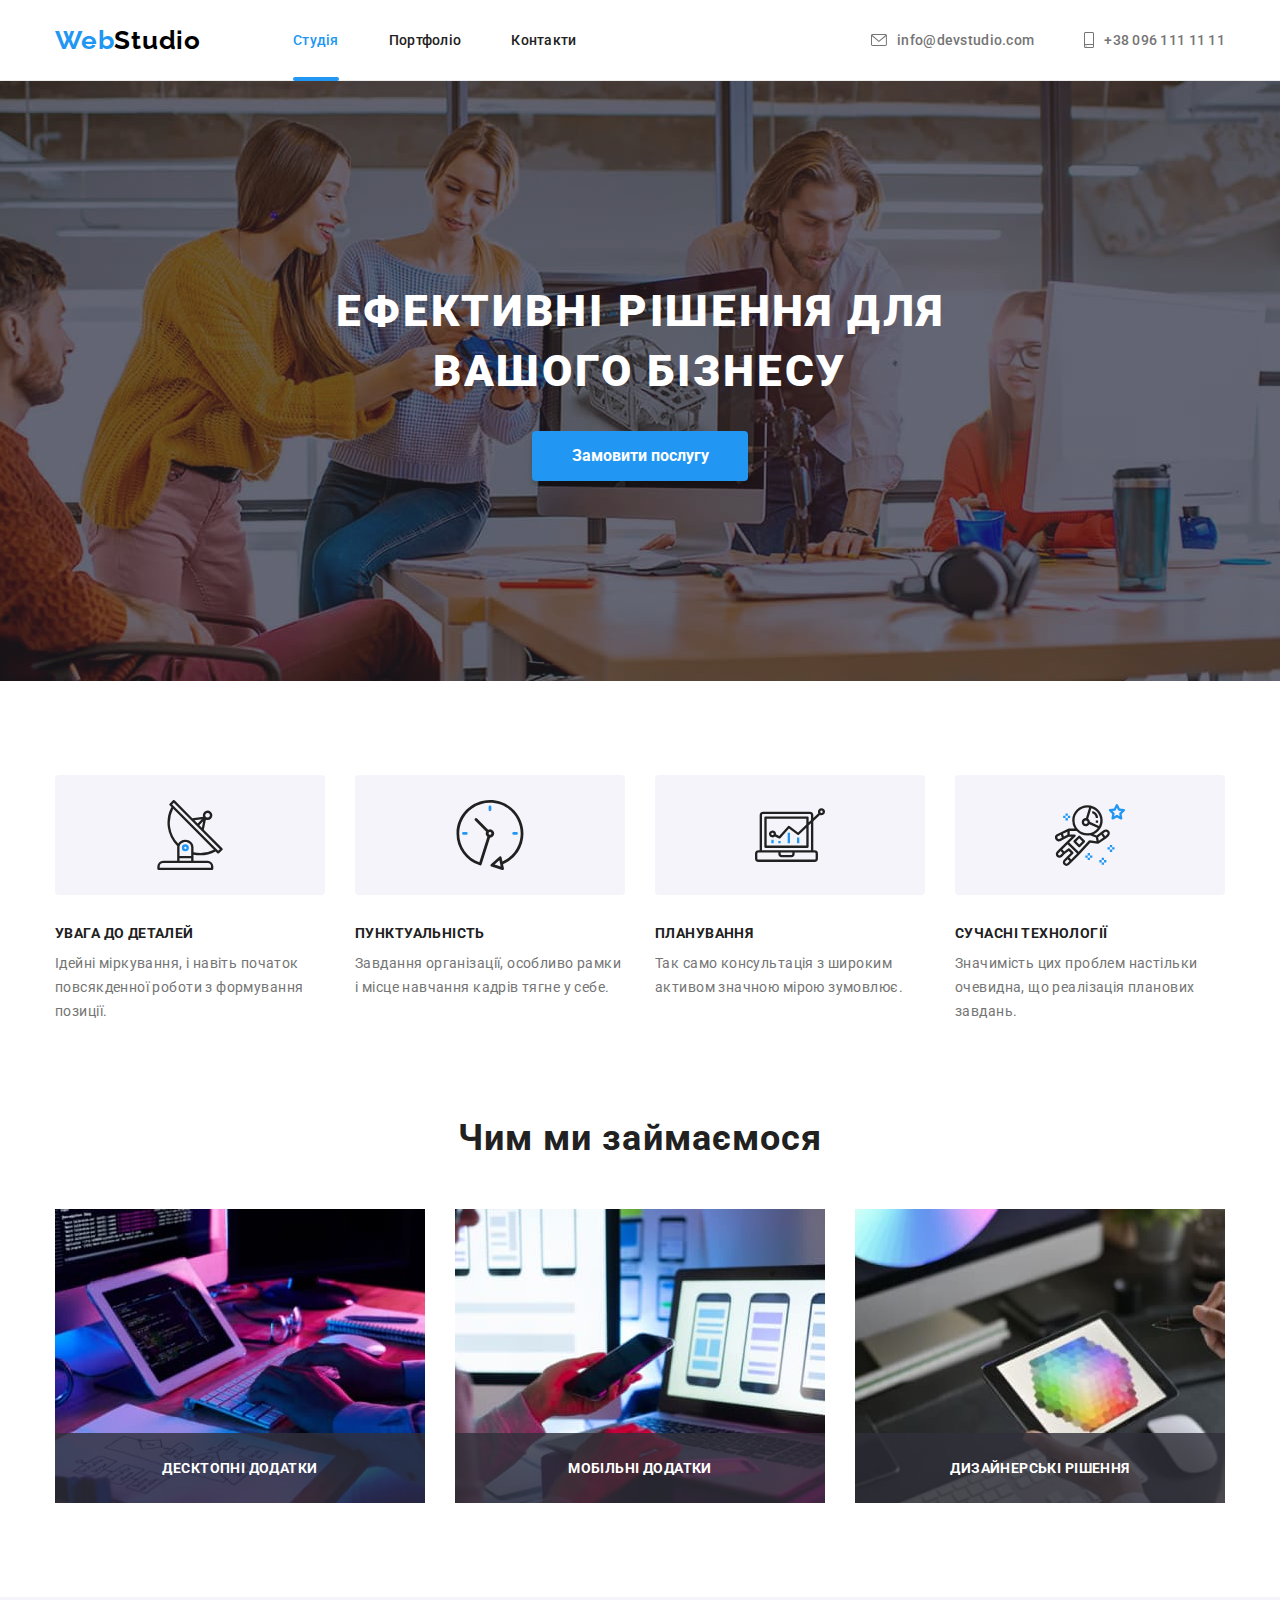
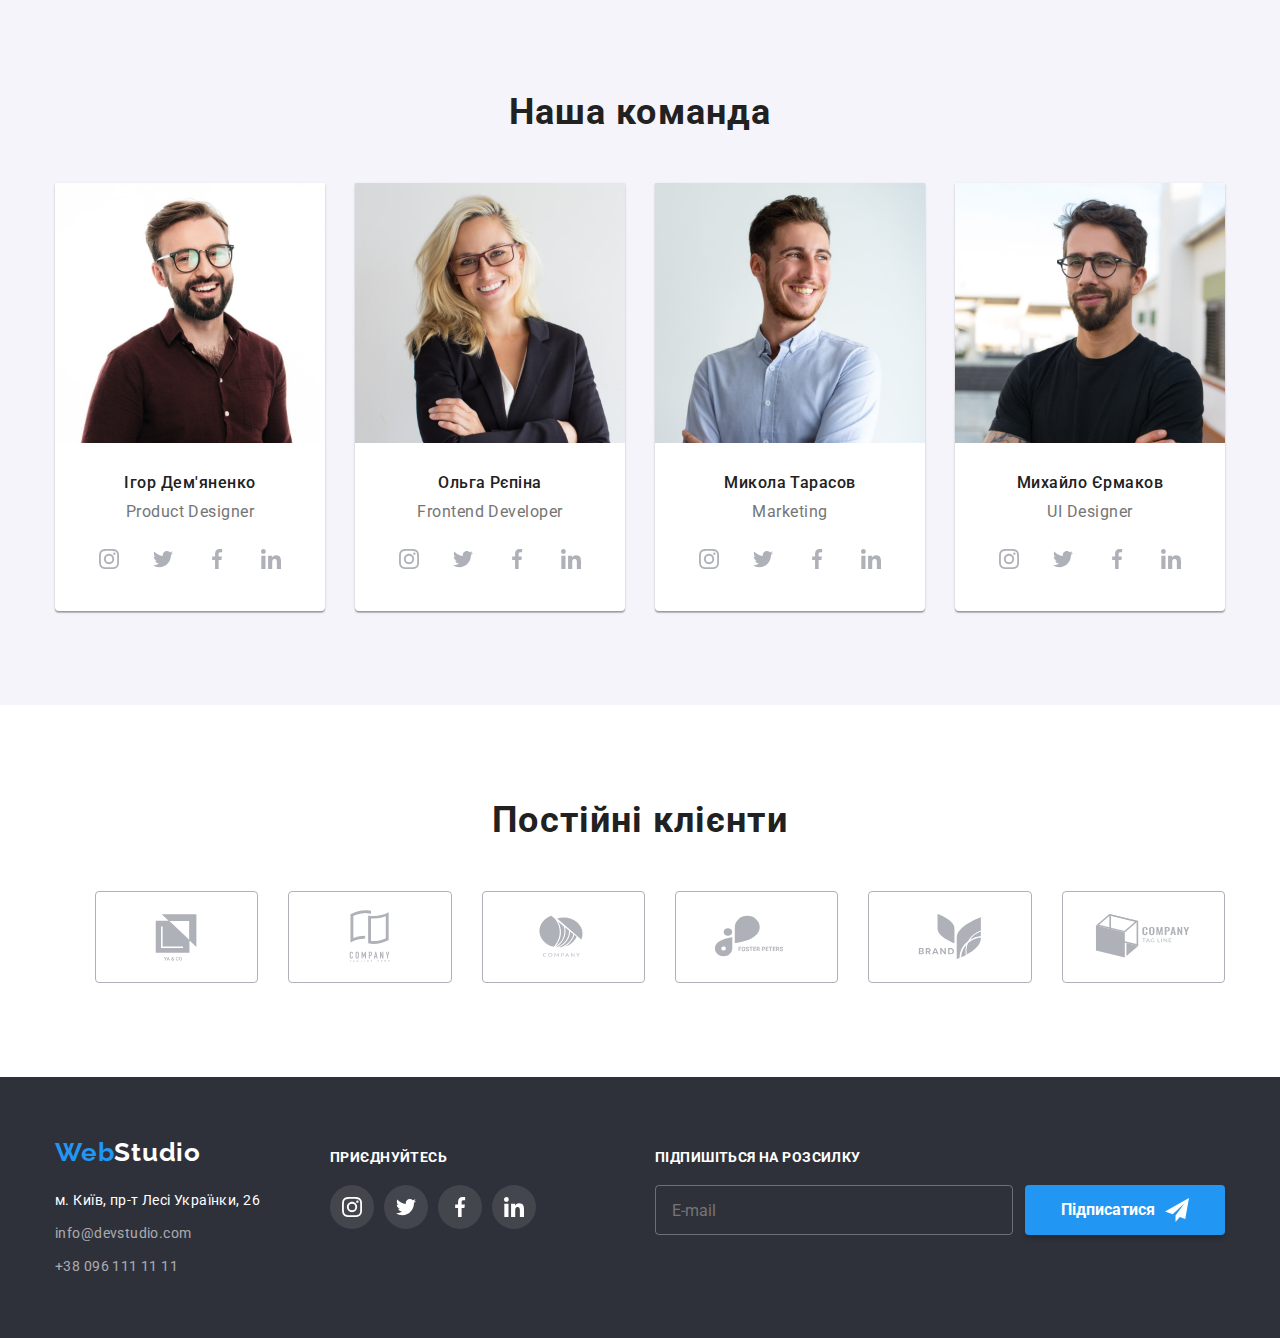
<file: index.html>
<!DOCTYPE html>
<html lang="uk">
  <head>
    <meta charset="UTF-8" />
    <meta http-equiv="X-UA-Compatible" content="IE=edge" />
    <meta name="viewport" content="width=device-width, initial-scale=1.0" />
    <link
      rel="stylesheet"
      href="https://cdnjs.cloudflare.com/ajax/libs/modern-normalize/1.1.0/modern-normalize.min.css
"
    />
    <link rel="stylesheet" href="./css/styles.css" />
    <link rel="preconnect" href="https://fonts.googleapis.com" />
    <link rel="preconnect" href="https://fonts.gstatic.com" crossorigin />
    <link
      href="https://fonts.googleapis.com/css2?family=Raleway:wght@700&family=Roboto:wght@400;500;700;900&display=swap"
      rel="stylesheet"
    />
    <title>Студія</title>
  </head>
  <body class="main">
    <!-- Шапка сайту -->
    <header class="header">
      <div class="container header-container">
        <nav class="nav">
          <a href="" class="logo"><span class="web">Web</span>Studio</a>
          <ul class="nav-list">
            <li class="nav-item">
              <a href="./index.html" class="nav-link current">Студія</a>
            </li>
            <li class="nav-item">
              <a href="./portfolio.html" class="nav-link">Портфоліо</a>
            </li>
            <li class="nav-item"><a href="" class="nav-link">Контакти</a></li>
          </ul>
        </nav>
        <ul class="header-list">
          <li class="header-item">
            <a href="mailto:info@devstudio.com" class="header-link"
              ><svg width="16px" height="12px" class="header-icon">
                <use href="./images/icons.svg#mail"></use></svg
              >info@devstudio.com</a
            >
          </li>
          <li class="header-item">
            <a href="tel:+380961111111" class="header-link"
              ><svg width="10px" height="16px" class="header-icon">
                <use href="./images/icons.svg#phone"></use></svg
              >+38 096 111 11 11</a
            >
          </li>
        </ul>
      </div>
    </header>
    <!-- Основний контент -->
    <main>
      <!--Вступне відео-->
      <section class="hero">
        <div class="container">
          <h1 class="hero-title">Ефективні рішення для вашого бізнесу</h1>
          <button type="button" class="hero-btn" data-modal-open>
            Замовити послугу
          </button>
        </div>
      </section>
      <!--Перелік гарних рис-->
      <section class="ideology section">
        <div class="container ideo-container">
          <h2 class="visually-hidden">Яка наша ідеологія</h2>
          <ul class="ideology-list">
            <li class="ideology-item">
              <div class="icon-container">
                <svg width="70" height="70" class="ideo-icon">
                  <use href="./images/icons.svg#antenna"></use>
                </svg>
              </div>
              <h3 class="caution">Увага до деталей</h3>
              <p class="ideology-text">
                Ідейні міркування, і навіть початок повсякденної роботи з
                формування позиції.
              </p>
            </li>
            <li class="ideology-item">
              <div class="icon-container">
                <svg width="70" height="70" class="ideo-icon">
                  <use href="./images/icons.svg#clock"></use>
                </svg>
              </div>
              <h3 class="caution">Пунктуальність</h3>
              <p class="ideology-text">
                Завдання організації, особливо рамки і місце навчання кадрів
                тягне у себе.
              </p>
            </li>
            <li class="ideology-item">
              <div class="icon-container">
                <svg width="70" height="70" class="ideo-icon">
                  <use href="./images/icons.svg#diagram"></use>
                </svg>
              </div>

              <h3 class="caution">Планування</h3>
              <p class="ideology-text">
                Так само консультація з широким активом значною мірою зумовлює.
              </p>
            </li>
            <li class="ideology-item">
              <div class="icon-container">
                <svg width="70" height="70" class="ideo-icon">
                  <use href="./images/icons.svg#astronaut"></use>
                </svg>
              </div>

              <h3 class="caution">Сучасні технології</h3>
              <p class="ideology-text">
                Значимість цих проблем настільки очевидна, що реалізація
                планових завдань.
              </p>
            </li>
          </ul>
        </div>
      </section>
      <!--Картинки чим займаємося-->
      <section class="images section">
        <div class="container images-container">
          <h2 class="title">Чим ми займаємося</h2>
          <ul class="images-list">
            <li class="images-item">
              <div class="thumb-images">
                <img
                  src="./images/box1.jpg"
                  alt="Верстка на комп'ютері"
                  width="370"
                  class="image"
                />
                <div class="images-overlay">
                  <p class="images-text">Десктопні додатки</p>
                </div>
              </div>
            </li>
            <li>
              <div class="thumb-images">
                <img
                  src="./images/box2.jpg"
                  alt="Мобільні додатки"
                  width="370"
                  class="image"
                />
                <div class="images-overlay">
                  <p class="images-text">Мобільні додатки</p>
                </div>
              </div>
            </li>
            <li>
              <div class="thumb-images">
                <img
                  src="./images/box3.jpg"
                  alt="Дизайнерські рішення"
                  width="370"
                  class="image"
                />
                <div class="images-overlay">
                  <p class="images-text">Дизайнерські рішення</p>
                </div>
              </div>
            </li>
          </ul>
        </div>
      </section>
      <!--Люди в команді-->
      <section class="team section">
        <div class="container team-container">
          <h2 class="title">Наша команда</h2>
          <ul class="team-list">
            <li class="team-item">
              <img
                src="./images/man1.jpg"
                alt=""
                width="270"
                height="260"
                class="team-img"
              />
              <div class="team-block">
                <h3 class="team-name">Ігор Дем'яненко</h3>
                <p class="team-text">Product Designer</p>
                <!-- ІКОНКИ -->
                <ul class="icon-list">
                  <li class="icon-item">
                    <a
                      href="https://www.instagram.com/"
                      rel="noreferrer nooppener nofollow"
                      target="_blank"
                      class="team-link"
                    >
                      <svg class="team-icon" width="20" height="20">
                        <use href="./images/icons.svg#instagram"></use>
                      </svg>
                    </a>
                  </li>
                  <li class="icon-item">
                    <a
                      href="https://twitter.com/?lang=ru"
                      rel="noreferrer nooppener nofollow"
                      target="_blank"
                      class="team-link"
                    >
                      <svg class="team-icon" width="20" height="20">
                        <use href="./images/icons.svg#twitter"></use>
                      </svg>
                    </a>
                  </li>
                  <li class="icon-item">
                    <a
                      href="https://m.facebook.com/login/?locale2=ru_RU"
                      rel="noreferrer nooppener nofollow"
                      target="_blank"
                      class="team-link"
                    >
                      <svg class="team-icon" width="20" height="20">
                        <use href="./images/icons.svg#facebook"></use>
                      </svg>
                    </a>
                  </li>
                  <li class="icon-item">
                    <a
                      href="https://ua.linkedin.com/"
                      rel="noreferrer nooppener nofollow"
                      target="_blank"
                      class="team-link"
                    >
                      <svg class="team-icon" width="20" height="20">
                        <use href="./images/icons.svg#linkedin"></use>
                      </svg>
                    </a>
                  </li>
                </ul>
              </div>
            </li>
            <li class="team-item">
              <img
                src="./images/women1.jpg"
                alt=""
                width="270"
                height="260"
                class="team-img"
              />
              <div class="team-block">
                <h3 class="team-name">Ольга Рєпіна</h3>
                <p class="team-text">Frontend Developer</p>
                <!-- ІКОНКИ -->
                <ul class="icon-list">
                  <li class="icon-item">
                    <a
                      href="https://www.instagram.com/"
                      rel="noreferrer nooppener nofollow"
                      target="_blank"
                      class="team-link"
                    >
                      <svg class="team-icon" width="20" height="20">
                        <use href="./images/icons.svg#instagram"></use>
                      </svg>
                    </a>
                  </li>
                  <li class="icon-item">
                    <a
                      href="https://twitter.com/?lang=ru"
                      rel="noreferrer nooppener nofollow"
                      target="_blank"
                      class="team-link"
                    >
                      <svg class="team-icon" width="20" height="20">
                        <use href="./images/icons.svg#twitter"></use>
                      </svg>
                    </a>
                  </li>
                  <li class="icon-item">
                    <a
                      href="https://m.facebook.com/login/?locale2=ru_RU"
                      rel="noreferrer nooppener nofollow"
                      target="_blank"
                      class="team-link"
                    >
                      <svg class="team-icon" width="20" height="20">
                        <use href="./images/icons.svg#facebook"></use>
                      </svg>
                    </a>
                  </li>
                  <li class="icon-item">
                    <a
                      href="https://ua.linkedin.com/"
                      rel="noreferrer nooppener nofollow"
                      target="_blank"
                      class="team-link"
                    >
                      <svg class="team-icon" width="20" height="20">
                        <use href="./images/icons.svg#linkedin"></use>
                      </svg>
                    </a>
                  </li>
                </ul>
              </div>
            </li>
            <li class="team-item">
              <img
                src="./images/man2.jpg"
                alt=""
                width="270"
                height="260"
                class="teamteam-img"
              />
              <div class="team-block">
                <h3 class="team-name">Микола Тарасов</h3>
                <p class="team-text">Marketing</p>
                <!-- ІКОНКИ -->
                <ul class="icon-list">
                  <li class="icon-item">
                    <a
                      href="https://www.instagram.com/"
                      rel="noreferrer nooppener nofollow"
                      target="_blank"
                      class="team-link"
                    >
                      <svg class="team-icon" width="20" height="20">
                        <use href="./images/icons.svg#instagram"></use>
                      </svg>
                    </a>
                  </li>
                  <li class="icon-item">
                    <a
                      href="https://twitter.com/?lang=ru"
                      rel="noreferrer nooppener nofollow"
                      target="_blank"
                      class="team-link"
                    >
                      <svg class="team-icon" width="20" height="20">
                        <use href="./images/icons.svg#twitter"></use>
                      </svg>
                    </a>
                  </li>
                  <li class="icon-item">
                    <a
                      href="https://m.facebook.com/login/?locale2=ru_RU"
                      rel="noreferrer nooppener nofollow"
                      target="_blank"
                      class="team-link"
                    >
                      <svg class="team-icon" width="20" height="20">
                        <use href="./images/icons.svg#facebook"></use>
                      </svg>
                    </a>
                  </li>
                  <li class="icon-item">
                    <a
                      href="https://ua.linkedin.com/"
                      rel="noreferrer nooppener nofollow"
                      target="_blank"
                      class="team-link"
                    >
                      <svg class="team-icon" width="20" height="20">
                        <use href="./images/icons.svg#linkedin"></use>
                      </svg>
                    </a>
                  </li>
                </ul>
              </div>
            </li>
            <li class="team-item">
              <img src="./images/man3.jpg" alt="" width="270" height="260" />
              <div class="team-block">
                <h3 class="team-name">Михайло Єрмаков</h3>
                <p class="team-text">UI Designer</p>
                <!-- ІКОНКИ -->
                <ul class="icon-list">
                  <li class="icon-item">
                    <a
                      href="https://www.instagram.com/"
                      rel="noreferrer nooppener nofollow"
                      target="_blank"
                      class="team-link"
                    >
                      <svg class="team-icon" width="20" height="20">
                        <use href="./images/icons.svg#instagram"></use>
                      </svg>
                    </a>
                  </li>
                  <li class="icon-item">
                    <a
                      href="https://twitter.com/?lang=ru"
                      rel="noreferrer nooppener nofollow"
                      target="_blank"
                      class="team-link"
                    >
                      <svg class="team-icon" width="20" height="20">
                        <use href="./images/icons.svg#twitter"></use>
                      </svg>
                    </a>
                  </li>
                  <li class="icon-item">
                    <a
                      href="https://m.facebook.com/login/?locale2=ru_RU"
                      rel="noreferrer nooppener nofollow"
                      target="_blank"
                      class="team-link"
                    >
                      <svg class="team-icon" width="20" height="20">
                        <use href="./images/icons.svg#facebook"></use>
                      </svg>
                    </a>
                  </li>
                  <li class="icon-item">
                    <a
                      href="https://ua.linkedin.com/"
                      rel="noreferrer nooppener nofollow"
                      target="_blank"
                      class="team-link"
                    >
                      <svg class="team-icon" width="20" height="20">
                        <use href="./images/icons.svg#linkedin"></use>
                      </svg>
                    </a>
                  </li>
                </ul>
              </div>
            </li>
          </ul>
        </div>
      </section>
      <!-- Постійні клієнти -->
      <section class="section">
        <div class="container">
          <h2 class="title">Постійні клієнти</h2>
          <ul class="clients-list">
            <li class="clients-item">
              <a href="" class="clients-link">
                <svg width="106" height="60">
                  <use href="./images/icons.svg#logo-1"></use>
                </svg>
              </a>
            </li>
            <li class="clients-item">
              <a href="" class="clients-link">
                <svg width="106" height="60">
                  <use href="./images/icons.svg#logo-2"></use>
                </svg>
              </a>
            </li>
            <li class="clients-item">
              <a href="" class="clients-link">
                <svg width="106" height="60">
                  <use href="./images/icons.svg#logo-3"></use>
                </svg>
              </a>
            </li>
            <li class="clients-item">
              <a href="" class="clients-link">
                <svg width="106" height="60">
                  <use href="./images/icons.svg#logo-4"></use>
                </svg>
              </a>
            </li>
            <li class="clients-item">
              <a href="" class="clients-link">
                <svg width="106" height="60">
                  <use href="./images/icons.svg#logo-5"></use>
                </svg>
              </a>
            </li>
            <li class="clients-item">
              <a href="" class="clients-link">
                <svg width="106" height="60">
                  <use href="./images/icons.svg#logo-6"></use>
                </svg>
              </a>
            </li>
          </ul>
        </div>
      </section>
    </main>
    <!-- Футер -->
    <footer class="footer">
      <div class="container footer-container">
        <address class="address">
          <a href="" class="footer-logo"><span class="web">Web</span>Studio</a>
          <ul class="address-list">
            <li class="address-item">
              <a
                href="https://www.google.com.ua/maps/place/%D0%B1%D1%83%D0%BB.+%D0%9B%D0%B5%D1%81%D0%B8+%D0%A3%D0%BA%D1%80%D0%B0%D0%B8%D0%BD%D0%BA%D0%B8,+26,+%D0%9A%D0%B8%D0%B5%D0%B2,+02000/@50.4265807,30.5361971,17z/data=!3m1!4b1!4m5!3m4!1s0x40d4cf0e033ecbe9:0x57a4dffefec77da0!8m2!3d50.4265807!4d30.5383858?hl=ru"
                target="_blank"
                rel="noopener noreferrer"
                class="address-map"
                >м. Київ, пр-т Лесі Українки, 26</a
              >
            </li>
            <li class="address-item">
              <a href="mailto:info@devstudio.com" class="address-mail"
                >info@devstudio.com</a
              >
            </li>
            <li class="address-item">
              <a href="tel:+380961111111" class="address-tel"
                >+38 096 111 11 11</a
              >
            </li>
          </ul>
        </address>
        <div class="subscribe">
          <h2 class="links-title">Приєднуйтесь</h2>
          <ul class="links-list">
            <li class="links-item">
              <a
                class="subs-link"
                href="https://www.instagram.com/"
                rel="noreferrer nooppener nofollow"
                target="_blank"
              >
                <svg width="20" height="20">
                  <use href="./images/icons.svg#instagram"></use>
                </svg>
              </a>
            </li>
            <li class="links-item">
              <a
                class="subs-link"
                href="https://twitter.com/?lang=ru"
                rel="noreferrer nooppener nofollow"
                target="_blank"
              >
                <svg width="20" height="20">
                  <use href="./images/icons.svg#twitter"></use>
                </svg>
              </a>
            </li>
            <li class="links-item">
              <a
                class="subs-link"
                href="https://m.facebook.com/login/?locale2=ru_RU"
                rel="noreferrer nooppener nofollow"
                target="_blank"
              >
                <svg width="20" height="20">
                  <use href="./images/icons.svg#facebook"></use>
                </svg>
              </a>
            </li>
            <li class="links-item">
              <a
                class="subs-link"
                href="https://ua.linkedin.com/"
                rel="noreferrer nooppener nofollow"
                target="_blank"
              >
                <svg width="20" height="20">
                  <use href="./images/icons.svg#linkedin"></use>
                </svg>
              </a>
            </li>
          </ul>
        </div>
        <div class="footer-mail">
          <h2 class="links-title">Підпишіться на розсилку</h2>
          <form class="mail-form">
            <input
              class="mail-window"
              name="mailing-list"
              type="email"
              placeholder="E-mail"
            />
            <button type="submit" class="mail-btn">
              <p class="mail-text">Підписатися</p>
              <svg class="mail-svg" width="24" height="24">
                <use href="./images/icons.svg#icon-send"></use>
              </svg>
            </button>
          </form>
        </div>
      </div>
    </footer>
    <!-- MODAL WINDOW -->
    <div class="backdrop is-hidden" data-modal>
      <div class="modal">
        <button class="modal-btn" type="button" data-modal-close>
          <svg class="close-svg" width="18" height="18">
            <use href="./images/icons.svg#close-svg"></use>
          </svg>
        </button>

        <form>
          <strong class="modal-title"
            >Залиште свої дані, ми вам передзвонимо</strong
          >
          <label class="modal-label"
            ><span class="modal-name">Ім'я</span>
            <span class="icon-view"
              ><input
                class="modal-field"
                type="text"
                name="guest-name"
                required />
              <svg class="modal-svg" width="18" height="18">
                <use href="./images/icons.svg#person-black"></use></svg
            ></span>
          </label>
          <label class="modal-label"
            ><span class="modal-name">Телефон</span>
            <span class="icon-view"
              ><input
                class="modal-field"
                type="text"
                name="guest-tel"
                required
                minlength="12"
                maxlength="12" />
              <svg class="modal-svg" width="18" height="18">
                <use href="./images/icons.svg#phone-black"></use></svg
            ></span>
          </label>
          <label class="modal-label"
            ><span class="modal-name">Пошта</span>
            <span class="icon-view"
              ><input
                class="modal-field"
                type="email"
                name="guest-email"
                required />
              <svg class="modal-svg" width="18" height="18">
                <use href="./images/icons.svg#email-black"></use></svg
            ></span>
          </label>
          <label class="modal-label">
            <span class="modal-name">Коментар</span>
            <textarea
              class="modal-area"
              name="guest-comments"
              rows="5"
              placeholder="Введіть текст"
            ></textarea>
          </label>
          <label class="checkbox-label">
            <input type="checkbox" class="checkbox-field visually-hidden" />
            <svg class="check-svg" width="16" height="15">
              <use
                class="icon-unchecked"
                href="./images/icons.svg#vector"
              ></use>
              <use
                class="icon-checked"
                href="./images/icons.svg#icon-check"
              ></use>
            </svg>
            <span class="checkbox-text"
              >Погоджуюся з розсилкою та приймаю
              <a href="" class="checkbox-link">Умови договору</a></span
            >
          </label>
          <button class="send-btn" type="submit">Відправити</button>
        </form>
      </div>
    </div>
    <script src="./modal.js"></script>
  </body>
</html>
</file>
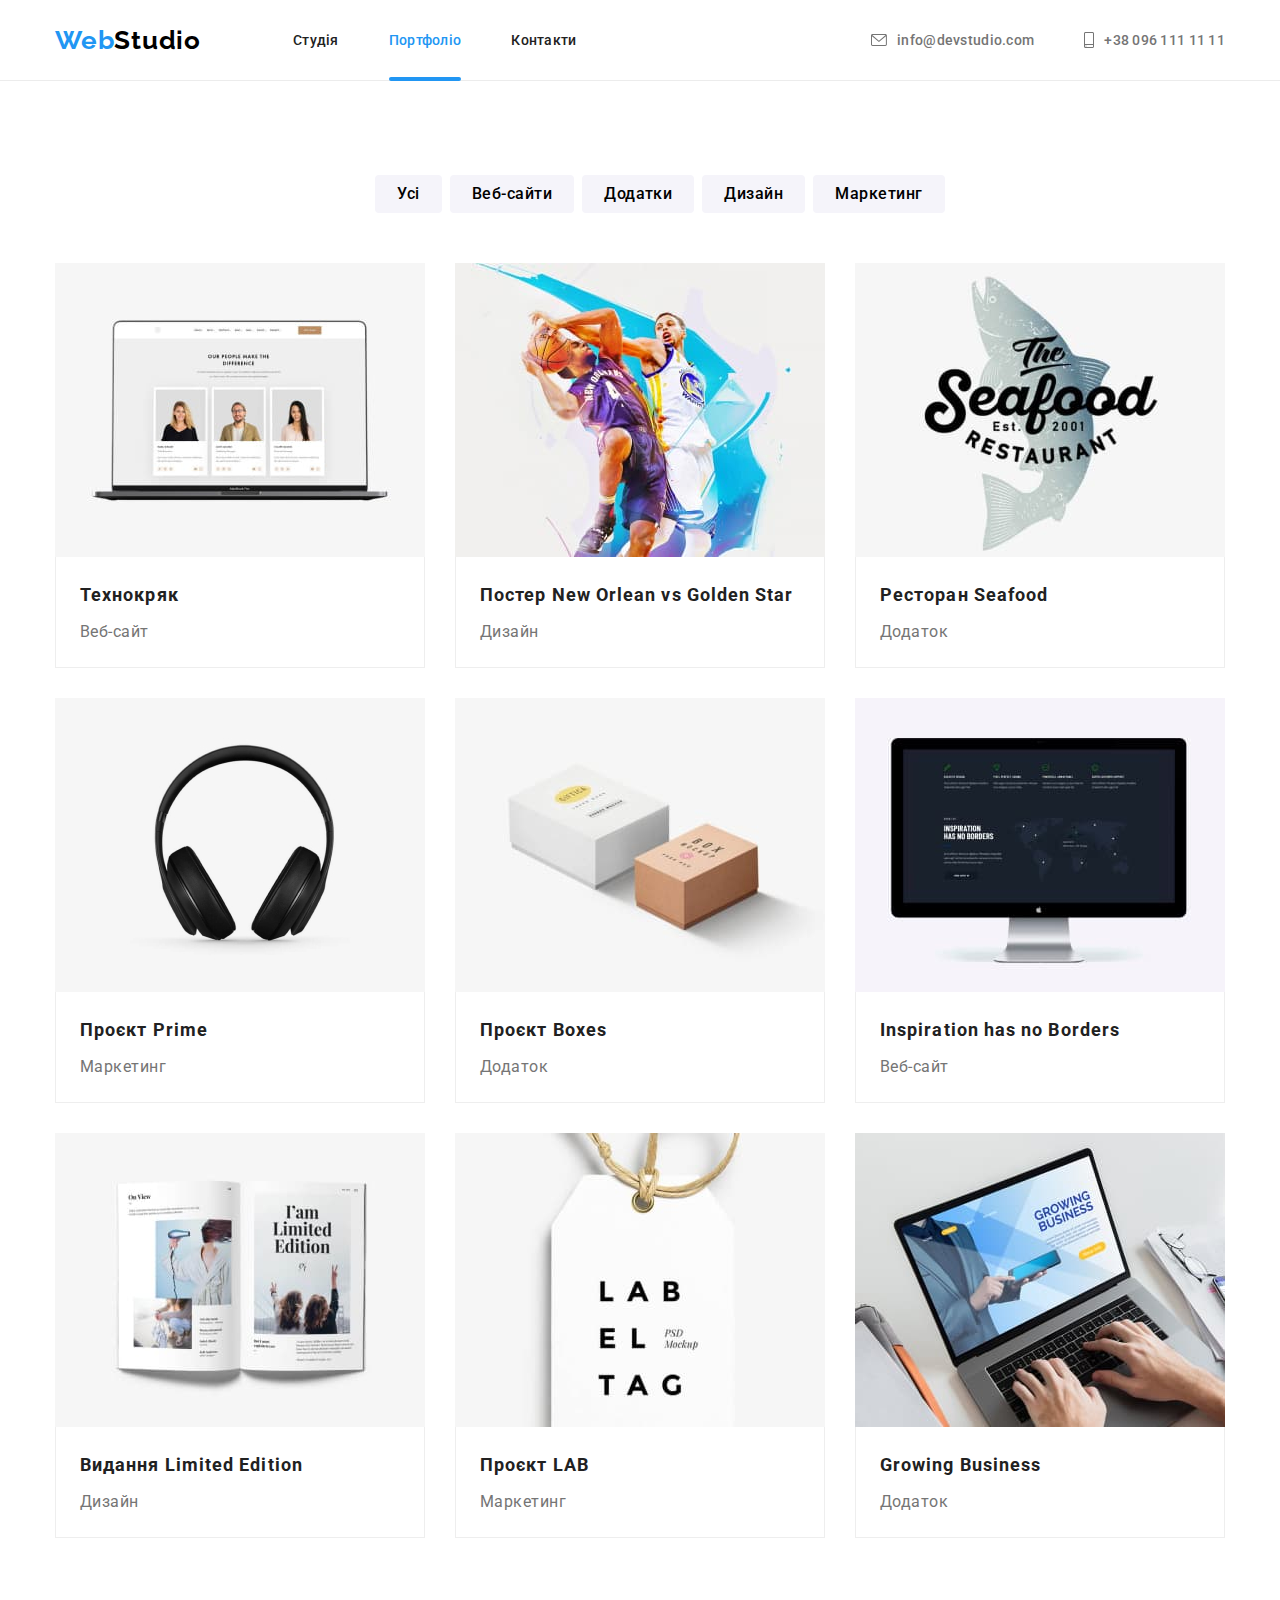
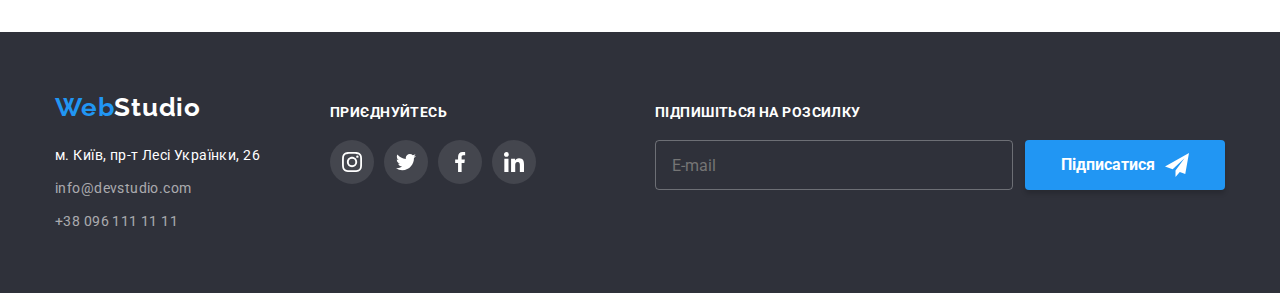
<file: portfolio.html>
<!DOCTYPE html>
<html lang="uk">
  <head>
    <meta charset="UTF-8" />
    <meta http-equiv="X-UA-Compatible" content="IE=edge" />
    <meta name="viewport" content="width=device-width, initial-scale=1.0" />
    <link
      rel="stylesheet"
      href="https://cdnjs.cloudflare.com/ajax/libs/modern-normalize/1.1.0/modern-normalize.min.css
"
    />
    <link rel="stylesheet" href="./css/styles.css" />
    <link rel="preconnect" href="https://fonts.googleapis.com" />
    <link rel="preconnect" href="https://fonts.gstatic.com" crossorigin />
    <link
      href="https://fonts.googleapis.com/css2?family=Raleway:wght@700&family=Roboto:wght@400;500;700;900&display=swap"
      rel="stylesheet"
    />
    <title>Студія</title>
  </head>
  <body class="main">
    <!-- Шапка сайту -->
    <header class="header">
      <div class="container header-container">
        <nav class="nav">
          <a href="" class="logo"><span class="web">Web</span>Studio</a>
          <ul class="nav-list">
            <li class="nav-item">
              <a href="./index.html" class="nav-link">Студія</a>
            </li>
            <li class="nav-item">
              <a href="./portfolio.html" class="nav-link current">Портфоліо</a>
            </li>
            <li class="nav-item"><a href="" class="nav-link">Контакти</a></li>
          </ul>
        </nav>
        <ul class="header-list">
          <li class="header-item">
            <a href="mailto:info@devstudio.com" class="header-link"
              ><svg width="16px" height="12px" class="header-icon">
                <use href="./images/icons.svg#mail"></use></svg>info@devstudio.com</a
            >
          </li>
          <li class="header-item">
            <a href="tel:+380961111111" class="header-link"
              ><svg width="10px" height="16px" class="header-icon">
                <use href="./images/icons.svg#phone"></use></svg>+38 096 111 11 11</a
            >
          </li>
        </ul>
      </div>
    </header>

    <!-- Головний контент -->
    <main>
      <section class="section-port section">
        <!-- BTN`S START -->
        <div class="container">
          <h1 class="visually-hidden">Портфоліо</h1>
          <ul class="port-btns">
            <li><button class="port-btn" type="button">Усі</button></li>
            <li><button class="port-btn" type="button">Веб-сайти</button></li>
            <li><button class="port-btn" type="button">Додатки</button></li>
            <li><button class="port-btn" type="button">Дизайн</button></li>
            <li><button class="port-btn" type="button">Маркетинг</button></li>
          </ul>
          <!-- BTN`S END -->

          <!-- ITEM`S START -->
          <ul class="port-list">
            <li class="port-item">
              <a href="" class="port-link"
                >
                <div class="port-anim">
                  <img src="./images/portfolio1.jpg" alt="" height="294" width="370" />
                <div class="overlay">
                  <p class="overlay-text">Ресурс пропонує комплексні пропозиції з різним рівнем функціоналу та сервісів. Все це дозволить відвідувачу отримати вичерпні відомості про компанію чи приватну особу.</p>
                </div>
                </div>
                <div class="port-box">
                  <h2 class="port-titles">Технокряк</h2>
                  <p class="port-text">Веб-сайт</p>
                </div></a
              >
            </li>
            <li class="port-item">
              <a href="" class="port-link"
                ><div class="port-anim">
                  <img src="./images/portfolio2.jpg" alt="" height="294" width="370" />
                <div class="overlay">
                  <p class="overlay-text">Ресурс пропонує комплексні пропозиції з різним рівнем функціоналу та сервісів. Все це дозволить відвідувачу отримати вичерпні відомості про компанію чи приватну особу.</p>
                </div>
                </div>
                <div class="port-box">
                  <h2 class="port-titles">Постер New Orlean vs Golden Star</h2>
                  <p class="port-text">Дизайн</p>
                </div></a
              >
            </li>
            <li class="port-item">
              <a href="" class="port-link"
                ><div class="port-anim">
                  <img src="./images/portfolio3.jpg" alt="" height="294" width="370" />
                <div class="overlay">
                  <p class="overlay-text">Ресурс пропонує комплексні пропозиції з різним рівнем функціоналу та сервісів. Все це дозволить відвідувачу отримати вичерпні відомості про компанію чи приватну особу.</p>
                </div>
                </div>
                <div class="port-box">
                  <h2 class="port-titles">Ресторан Seafood</h2>
                  <p class="port-text">Додаток</p>
                </div></a
              >
            </li>
            <li class="port-item">
              <a href="" class="port-link"
                ><div class="port-anim">
                  <img src="./images/portfolio4.jpg" alt="" height="294" width="370" />
                <div class="overlay">
                  <p class="overlay-text">Ресурс пропонує комплексні пропозиції з різним рівнем функціоналу та сервісів. Все це дозволить відвідувачу отримати вичерпні відомості про компанію чи приватну особу.</p>
                </div>
                </div>
                <div class="port-box">
                  <h2 class="port-titles">Проєкт Prime</h2>
                  <p class="port-text">Маркетинг</p>
                </div></a
              >
            </li>
            <li class="port-item">
              <a href="" class="port-link"
                ><div class="port-anim">
                  <img src="./images/portfolio5.jpg" alt="" height="294" width="370" />
                <div class="overlay">
                  <p class="overlay-text">Ресурс пропонує комплексні пропозиції з різним рівнем функціоналу та сервісів. Все це дозволить відвідувачу отримати вичерпні відомості про компанію чи приватну особу.</p>
                </div>
                </div>
                <div class="port-box">
                  <h2 class="port-titles">Проєкт Boxes</h2>
                  <p class="port-text">Додаток</p>
                </div></a
              >
            </li>
            <li class="port-item">
              <a href="" class="port-link"
                ><div class="port-anim">
                  <img src="./images/portfolio6.jpg" alt="" height="294" width="370" />
                <div class="overlay">
                  <p class="overlay-text">Ресурс пропонує комплексні пропозиції з різним рівнем функціоналу та сервісів. Все це дозволить відвідувачу отримати вичерпні відомості про компанію чи приватну особу.</p>
                </div>
                </div>
                <div class="port-box">
                  <h2 class="port-titles">Inspiration has no Borders</h2>
                  <p class="port-text">Веб-сайт</p>
                </div></a
              >
            </li>
            <li class="port-item">
              <a href="" class="port-link"
                ><div class="port-anim">
                  <img src="./images/portfolio7.jpg" alt="" height="294" width="370" />
                <div class="overlay">
                  <p class="overlay-text">Ресурс пропонує комплексні пропозиції з різним рівнем функціоналу та сервісів. Все це дозволить відвідувачу отримати вичерпні відомості про компанію чи приватну особу.</p>
                </div>
                </div>
                <div class="port-box">
                  <h2 class="port-titles">Видання Limited Edition</h2>
                  <p class="port-text">Дизайн</p>
                </div></a
              >
            </li>
            <li class="port-item">
              <a href="" class="port-link"
                ><div class="port-anim">
                  <img src="./images/portfolio8.jpg" alt="" height="294" width="370" />
                <div class="overlay">
                  <p class="overlay-text">Ресурс пропонує комплексні пропозиції з різним рівнем функціоналу та сервісів. Все це дозволить відвідувачу отримати вичерпні відомості про компанію чи приватну особу.</p>
                </div>
                </div>
                <div class="port-box">
                  <h2 class="port-titles">Проєкт LAB</h2>
                  <p class="port-text">Маркетинг</p>
                </div></a
              >
            </li>
            <li class="port-item">
              <a href="" class="port-link"
                ><div class="port-anim">
                  <img src="./images/portfolio9.jpg" alt="" height="294" width="370" />
                <div class="overlay">
                  <p class="overlay-text">Ресурс пропонує комплексні пропозиції з різним рівнем функціоналу та сервісів. Все це дозволить відвідувачу отримати вичерпні відомості про компанію чи приватну особу.</p>
                </div>
                </div>
                <div class="port-box">
                  <h2 class="port-titles">Growing Business</h2>
                  <p class="port-text">Додаток</p>
                </div></a
              >
            </li>
          </ul>
          <!-- ITEM`S END -->
        </div>
      </section>
    </main>
    <!-- Футер -->
    <footer class="footer">
      <div class="container footer-container">
        <address class="address">
          <a href="" class="footer-logo"><span class="web">Web</span>Studio</a>
          <ul class="address-list">
            <li class="address-item">
              <a
                href="https://www.google.com.ua/maps/place/%D0%B1%D1%83%D0%BB.+%D0%9B%D0%B5%D1%81%D0%B8+%D0%A3%D0%BA%D1%80%D0%B0%D0%B8%D0%BD%D0%BA%D0%B8,+26,+%D0%9A%D0%B8%D0%B5%D0%B2,+02000/@50.4265807,30.5361971,17z/data=!3m1!4b1!4m5!3m4!1s0x40d4cf0e033ecbe9:0x57a4dffefec77da0!8m2!3d50.4265807!4d30.5383858?hl=ru"
                target="_blank"
                rel="noopener noreferrer"
                class="address-map"
                >м. Київ, пр-т Лесі Українки, 26</a
              >
            </li>
            <li class="address-item">
              <a href="mailto:info@devstudio.com" class="address-mail"
                >info@devstudio.com</a
              >
            </li>
            <li class="address-item">
              <a href="tel:+380961111111" class="address-tel"
                >+38 096 111 11 11</a
              >
            </li>
          </ul>
        </address>
        <div class="subscribe">
          <h2 class="links-title">Приєднуйтесь</h2>
          <ul class="links-list">
            <li class="links-item">
              <a
                class="subs-link"
                href="https://www.instagram.com/"
                rel="noreferrer nooppener nofollow"
                target="_blank"
              >
                <svg width="20" height="20">
                  <use href="./images/icons.svg#instagram"></use>
                </svg>
              </a>
            </li>
            <li class="links-item">
              <a
                class="subs-link"
                href="https://twitter.com/?lang=ru"
                rel="noreferrer nooppener nofollow"
                target="_blank"
              >
                <svg width="20" height="20">
                  <use href="./images/icons.svg#twitter"></use>
                </svg>
              </a>
            </li>
            <li class="links-item">
              <a
                class="subs-link"
                href="https://m.facebook.com/login/?locale2=ru_RU"
                rel="noreferrer nooppener nofollow"
                target="_blank"
              >
                <svg width="20" height="20">
                  <use href="./images/icons.svg#facebook"></use>
                </svg>
              </a>
            </li>
            <li class="links-item">
              <a
                class="subs-link"
                href="https://ua.linkedin.com/"
                rel="noreferrer nooppener nofollow"
                target="_blank"
              >
                <svg width="20" height="20">
                  <use href="./images/icons.svg#linkedin"></use>
                </svg>
              </a>
            </li>
          </ul>
        </div>
        <div class="footer-mail">
          <h2 class="links-title">Підпишіться на розсилку</h2>
          <form class="mail-form">
            <input class="mail-window" name="mailing list" type="email" placeholder="E-mail">
            <button type="submit" class="mail-btn"><p class="mail-text">Підписатися</p> 
              <svg class="mail-svg" width="24" height="24">
              <use href="./images/icons.svg#icon-send"></use>
            </svg>
          </button>
          </form>

        </div>
      </div>
    </footer>
  </body>
</html>
</file>
<file: css/styles.css>
:root {
    /* Кольори макету */

    --main-clr: #2196F3;
    --dark-grey-clr: #2F313A;
    --light-clr: #F5F5F5;
    --light-grey-clr: #F5F4FA;
    --grey-txt-clr: #757575;
    --dark-txt-clr: #212121;
    --light-txt-clr: #FFFFFF;
    --foot-grey-clr: rgba(255, 255, 255, 0.6);
    --dark-clr: #000000;
    --btn-active: #188CE8;
    --icon-color: #AFB1B8;


    /* Шрифти макету */

    --main-font: 'Roboto',
        sans-serif;
    --logo-font: 'Raleway',
        sans-serif;

    /* Animation */
    --anim: 250ms cubic-bezier(0.4, 0, 0.2, 1);
}



.main {
    font-family: var(--main-font);
    color: var(--dark-txt-clr);
    margin: 0;

}

h1,
h2,
h3,
h4,
h5,
h6,
p,
ul {
    margin: 0;
}

img {
    display: block;
}


.container {
    width: 1200px;
    padding: 0 15px;
    margin: 0 auto;

}

.visually-hidden {
    position: absolute;
    white-space: nowrap;
    width: 1px;
    height: 1px;
    overflow: hidden;
    border: 0;
    padding: 0;
    clip: rect(0 0 0 0);
    clip-path: inset(50%);
    margin: -1px;
}


.section {
    padding: 94px 0;
}

.header-container,
.nav {
    display: flex;
    align-items: center;
    margin-right: auto;

}



.header-list,
.nav-list {
    display: flex;
    gap: 50px;
    padding: 0;
}



/* Початок nav */

.logo,
.logo:focus {
    font-family: var(--logo-font);
    font-weight: 700;
    font-size: 26px;
    line-height: calc(31 / 26);
    letter-spacing: 0.03em;
    color: var(--dark-clr);
    text-decoration: none;
    list-style: none;
    margin-right: 92px;
}



.web {
    color: var(--main-clr);

}

/* Початок шапки */

.header {
    background-color: var(--light-txt-clr);
    font-weight: 500;
    font-size: 14px;
    line-height: calc(16 / 14);
    letter-spacing: 0.02em;
    font-family: var(--main-font);
    border-bottom: 1px solid #ECECEC;
}


.header-list,
.nav-list,
.header-list:focus {
    list-style: none;
    padding: 0;

}



.nav-link {

    text-decoration: none;
    color: inherit;
    padding: 32px 0;
    position: relative;
    transition: color var(--anim);

}

.nav-link:hover,
.nav-link:focus {
    color: var(--main-clr);

}

.nav-link.current {
    color: var(--main-clr);
}

.nav-link.current::after {
    position: absolute;
    content: '';
    width: 100%;
    height: 4px;
    left: 0;
    bottom: -1px;
    background-color: var(--main-clr);
    border-radius: 2px;
}





/* Кінець nav */

/* Початок контактів */

.header-link {
    display: flex;
    gap: 10px;
    align-items: center;
    list-style: none;
    font-weight: 500;
    font-size: 14px;
    line-height: calc(16 / 14);
    letter-spacing: 0.02em;
    color: var(--grey-txt-clr);
    fill: var(--grey-txt-clr);
    text-decoration: none;
    padding: 32px 0;
    transition: color var(--anim), fill var(--anim);
}

.header-link:hover,
.header-link:focus {
    color: var(--main-clr);
    fill: var(--main-clr);
}



/* Кінець контактів */



/* Початок основного контенту */


/* Герой */
.hero {
    background-color: var(--dark-grey-clr);
    padding: 200px 0;
    text-align: center;
    background-image: linear-gradient(rgba(47, 48, 58, 0.4), rgba(47, 48, 58, 0.4)), url(../images/hero_photo.jpg);
    background-size: cover;
    background-repeat: no-repeat;
    max-width: 1600px;
    height: 600px;
    margin: 0 auto;
    background-position: center;
}




.hero-title {
    font-weight: 900;
    font-size: 44px;
    line-height: calc(60 / 44);
    letter-spacing: 0.06em;
    text-transform: uppercase;
    color: var(--light-txt-clr);
    flex-wrap: wrap;
    width: 696px;
    margin: 0 auto 30px;


}

.hero-btn {
    background-color: var(--main-clr);
    color: var(--light-txt-clr);
    cursor: pointer;
    font-weight: 700;
    font-size: 16px;
    line-height: calc(30 / 16);
    text-align: center;
    box-shadow: 0px 4px 4px rgba(0, 0, 0, 0.15);
    border-radius: 4px;
    border: transparent;
    padding: 10px 32px;
    width: 216px;
    transition: color var(--anim),
        background-color var(--anim),
        box-shadow var(--anim);

}

.hero-btn:hover {
    background-color: var(--btn-active);
}

/* Герой кінець */

/* Перелік гарних рис */


.ideology {
    padding-bottom: 0;
}


.caution {
    font-weight: 700;
    font-size: 14px;
    line-height: calc(16 / 14);
    letter-spacing: 0.03em;
    text-transform: uppercase;
    margin-bottom: 10px;

}

.ideo-container {
    display: flex;
    align-items: center;

}

.caution,
.ideology-text {

    flex-wrap: wrap;

}

.ideology-list {

    list-style: none;
    display: flex;
    gap: 30px;
    padding: 0;

}

.ideology-item {
    flex-basis: calc((100% - 90px) / 4);
}

.ideology-text {
    font-size: 14px;
    line-height: calc(24 / 14);
    letter-spacing: 0.03em;
    color: var(--grey-txt-clr);
}

.icon-container {
    height: 120px;
    background-color: var(--light-grey-clr);
    border-radius: 4px;
    margin-bottom: 30px;
    display: flex;
    justify-content: center;
    align-items: center;

}



/* Кінець гарних рис */


/* Чим займаємося */


.images-container {
    display: flex;
    flex-direction: column;
    justify-content: center;
}

.title {
    font-weight: 700;
    font-size: 36px;
    line-height: calc(42 / 36);
    text-align: center;
    letter-spacing: 0.03em;
    margin-bottom: 50px;
}

.images-list {
    list-style: none;
    display: flex;
    gap: 30px;
    padding: 0;
}

.thumb-images {
    position: relative;
}

.images-overlay {
    position: absolute;
    width: 100%;
    display: flex;
    justify-content: center;
    align-items: center;
    color: var(--light-txt-clr);
    height: 70px;
    bottom: 0;
    left: 0;
    background-color: rgba(47, 48, 58, 0.8);
}

.images-text {
    font-weight: 700;
    font-size: 14px;
    line-height: 16px;
    letter-spacing: 0.03em;
    text-transform: uppercase;
}


/* Кінець чим займаємося */


/* Люди в команді */

.team {
    background-color: var(--light-grey-clr);

}

.team-container {
    display: flex;
    flex-direction: column;

}



.team-list {
    list-style: none;
    display: flex;
    gap: 30px;
    padding: 0;

}

.team-block {
    padding: 30px 0;
}

.team-item {
    box-shadow: 0px 1px 3px rgba(0, 0, 0, 0.12), 0px 1px 1px rgba(0, 0, 0, 0.14), 0px 2px 1px rgba(0, 0, 0, 0.2);
    border-radius: 0px 0px 4px 4px;
    width: 270px;
    background-color: var(--light-txt-clr);
}

.team-name {
    font-weight: 500;
    font-size: 16px;
    line-height: calc(19 / 16);
    text-align: center;
    letter-spacing: 0.03em;
    margin-bottom: 10px;


}

.team-text {
    font-size: 16px;
    line-height: calc(19 / 16);
    text-align: center;
    letter-spacing: 0.03em;
    color: var(--grey-txt-clr);

}

.team-link {
    display: flex;
    border-radius: 50%;
    width: 44px;
    height: 44px;
    justify-content: center;
    align-items: center;
    cursor: pointer;
    fill: var(--icon-color);
    transition: color var(--anim),
        background-color var(--anim);
}


.team-link:hover,
.team-link:focus {
    background-color: var(--main-clr);
    fill: var(--light-txt-clr);
}

.icon-list {
    list-style: none;
    display: flex;
    gap: 10px;
    justify-content: center;
    align-items: center;
    padding: 0;
    margin-top: 16px;
}





/* кінець люди в команді */


/* ПОСТІЙНІ КЛІЄНТИ */

.clients-list {
    list-style: none;
    display: flex;
    justify-content: center;
    align-items: center;
    gap: 30px;
}

.clients-link {
    display: flex;
    height: 92px;
    justify-content: center;
    align-items: center;
    cursor: pointer;
    fill: var(--icon-color);
    border: 1px solid var(--icon-color);
    border-radius: 4px;
    transition: border var(--anim),
        fill var(--anim);
}

.clients-item {
    flex-basis: calc((100% - 150px) / 6);
}


.clients-link:hover,
.clients-link:focus {
    fill: var(--main-clr);
    border-color: var(--main-clr);
    border-radius: 4px;
}


/* Футер початок */

.footer {
    background-color: var(--dark-grey-clr);
    display: flex;
    align-items: center;
    padding: 60px 0;
}


.footer-logo {
    font-family: var(--logo-font);
    font-weight: 700;
    font-size: 26px;
    line-height: calc(31 / 26);
    letter-spacing: 0.03em;
    color: var(--light-txt-clr);
    list-style: none;
    text-decoration: none;
    display: inline-block;
    margin-bottom: 20px;
    font-style: normal;
}



.address-item:not(:last-child) {
    margin-bottom: 9px;
}



.address-map {
    font-weight: 400;
    font-size: 14px;
    line-height: calc(24 / 14);
    letter-spacing: 0.03em;
    color: var(--light-txt-clr);
    text-decoration: none;
    font-style: normal;
    transition: color var(--anim);
}

.address-tel,
.address-mail {
    font-weight: 400;
    font-size: 14px;
    line-height: calc(24 / 14);
    letter-spacing: 0.03em;
    color: var(--foot-grey-clr);
    text-decoration: none;
    font-style: normal;
    transition: color var(--anim);

}

.address-tel {
    margin: 0;
}

.address-list {
    list-style: none;
    padding: 0;
}

.address-tel:hover,
.address-mail:hover,
.address-map:hover,
.address-tel:focus,
.address-mail:focus,
.address-map:focus {
    color: var(--main-clr);

}

.links-title {
    text-transform: uppercase;
    font-weight: 700;
    font-size: 14px;
    line-height: 16px;
    letter-spacing: 0.03em;
    color: var(--light-txt-clr);
    padding-top: 12px;
    margin-bottom: 20px;
}

.address {
    margin-right: 70px;
}

.footer-container {
    display: flex;
}


.links-list {
    list-style: none;
    display: flex;
    justify-content: center;
    align-items: center;
    gap: 10px;
    padding: 0;

}

.subs-link {
    background-color: rgba(255, 255, 255, 0.1);
    fill: var(--light-txt-clr);
    display: flex;
    border-radius: 50%;
    width: 44px;
    height: 44px;
    justify-content: center;
    align-items: center;
    cursor: pointer;
    transition: background-color var(--anim),
        fill var(--anim);
}

.subs-link:hover,
.subs-link:focus {
    background-color: var(--main-clr);
    fill: var(--light-txt-clr);
}


.footer-mail {
    margin-left: auto;
}


.mail-btn {
    display: flex;
    justify-content: center;
    align-items: center;
    background-color: var(--main-clr);
    color: var(--light-txt-clr);
    cursor: pointer;
    font-weight: 700;
    font-size: 16px;
    line-height: calc(30 / 16);
    text-align: center;
    box-shadow: 0px 4px 4px rgba(0, 0, 0, 0.15);
    border-radius: 4px;
    border: transparent;
    padding: 10px 32px;
    width: 200px;
    height: 50px;
    transition: color var(--anim),
        background-color var(--anim),
        box-shadow var(--anim);
    fill: var(--light-txt-clr);

}

.mail-btn:hover {
    background-color: var(--btn-active);
}

.mail-form {
    display: flex;
    gap: 12px;
}

.mail-window {
    outline: none;
    border-radius: 4px;
    border: 1px solid rgba(255, 255, 255, 0.3);
    width: 358px;
    height: 50px;
    padding: 16px;
    background-color: transparent;
    color: var(--light-txt-clr);
    transition: border var(--anim);
}

.mail-window:focus {
    border: 1px solid var(--main-clr);
}

.mail-text {
    margin-right: 10px;
}


/* Кінець футеру */





/* ПОРТФОЛІО */




.port-btns {
    list-style: none;
    display: flex;
    justify-content: center;
    gap: 8px;
    margin-bottom: 50px;
}

.port-btn {
    cursor: pointer;
    background-color: var(--light-grey-clr);
    border: 0;
    font-family: inherit;
    font-weight: 500;
    font-size: 16px;
    line-height: calc(26 / 16);
    text-align: center;
    letter-spacing: 0.03em;
    padding: 6px 22px;
    border-radius: 4px;
    transition: color var(--anim), background-color var(--anim), box-shadow var(--anim);
}


.port-btn:hover,
.port-btn:focus {
    background-color: var(--main-clr);
    color: var(--light-txt-clr);
    box-shadow: 0px 3px 1px rgba(0, 0, 0, 0.1), 0px 1px 2px rgba(0, 0, 0, 0.08), 0px 2px 2px rgba(0, 0, 0, 0.12);

}

.port-box {
    padding: 20px 24px;
    border-right: 1px solid #EEEEEE;
    border-bottom: 1px solid #EEEEEE;
    border-left: 1px solid #EEEEEE;

}

.port-anim {
    position: relative;
    overflow: hidden;

}

.overlay {
    position: absolute;
    padding: 0 24px;
    width: 100%;
    height: 100%;
    color: var(--light-txt-clr);
    top: 0;
    left: 0;
    transform: translateY(100%);
    display: flex;
    justify-content: center;
    align-items: center;
    background-color: rgba(33, 150, 243, 0.9);
    transition: transform var(--anim);

}

.port-link:hover .overlay,
.port-link:focus .overlay {
    transform: translateY(0);
}

.overlay-text {
    font-weight: 400;
    font-size: 18px;
    line-height: 28px;
    letter-spacing: 0.03em;
}


.port-list {
    display: flex;
    flex-wrap: wrap;
    gap: 30px;
    padding: 0;
}

.port-item {
    list-style: none;
    width: calc((100% - 60px) / 3);
    padding: 0;
}


.port-titles {
    font-weight: 700;
    font-size: 18px;
    line-height: calc(36 / 18);
    letter-spacing: 0.06em;
    margin-bottom: 4px;
}

.port-text {
    font-size: 16px;
    line-height: calc(30 / 16);
    letter-spacing: 0.03em;
    color: var(--grey-txt-clr);
}

.port-link {
    display: block;
    text-decoration: none;
    color: inherit;
    transition: color var(--anim),
        background-color var(--anim),
        box-shadow var(--anim);
}

.port-link:hover,
.port-link:focus {
    box-shadow: 0px 1px 1px rgba(0, 0, 0, 0.12), 0px 4px 4px rgba(0, 0, 0, 0.06), 1px 4px 6px rgba(0, 0, 0, 0.16);
}

/* Modal window */

.backdrop {
    position: fixed;
    top: 0;
    left: 0;
    width: 100%;
    height: 100%;
    background-color: rgba(0, 0, 0, 0.2);
    z-index: 1000;
    transition: opacity var(--anim), visibility var(--anim);

}

.backdrop.is-hidden {
    opacity: 0;
    pointer-events: none;
    visibility: hidden;
}

.modal {
    position: absolute;
    top: 50%;
    left: 50%;
    transform: translate(-50%, -50%);
    border-radius: 4px;
    width: 528px;
    background-color: var(--light-txt-clr);
    padding: 40px;
}

.modal-btn {
    position: absolute;
    top: 8px;
    right: 8px;
    display: flex;
    justify-content: center;
    align-items: center;
    border-radius: 50%;
    border: 1px solid rgba(0, 0, 0, 0.1);
    background-color: var(--light-txt-clr);
    cursor: pointer;
    width: 30px;
    height: 30px;
    transition: fill var(--anim);
}

.modal-btn:hover,
.modal-btn:focus {
    fill: var(--main-clr);
}

.modal-title {
    display: flex;
    justify-content: center;
    align-items: center;
    font-weight: 700;
    font-size: 20px;
    line-height: 23px;
    text-align: center;
    letter-spacing: 0.03em;
    color: var(--dark-txt-clr);
    padding-bottom: 12px;
}

.modal-name {
    display: block;
    font-weight: 400;
    font-size: 12px;
    line-height: 14px;
    letter-spacing: 0.01em;
    margin-bottom: 4px;

}

.modal-field {
    outline: transparent;
    width: 100%;
    height: 40px;
    border-radius: 4px;
    border: 1px solid rgba(33, 33, 33, 0.2);
    padding-left: 42px;
    padding-right: 42px;
    transition: border-color var(--anim);
}

.modal-field:focus {
    border-color: var(--main-clr);
}

.modal-label {

    display: block;
    margin-bottom: 10px;
}

.icon-view {
    position: relative;
}




.modal-svg {
    position: absolute;
    top: 50%;
    left: 12px;
    transform: translateY(-50%);
    transition: fill var(--anim);

}

.modal-field:focus~.modal-svg {
    fill: var(--main-clr);
}


.modal-area {
    resize: none;
    outline: transparent;
    width: 100%;
    height: 120px;
    border-radius: 4px;
    padding: 16px;
    font-size: 12px;
    border: 1px solid rgba(33, 33, 33, 0.2);
    transition: border-color var(--anim);
}

.modal-area:focus {
    border-color: var(--main-clr);
}

.modal-area::placeholder {
    font-weight: 400;
    font-size: 12px;
    line-height: 14px;
    letter-spacing: 0.01em;
    color: rgba(117, 117, 117, 0.5);
}

.send-btn {
    display: block;
    margin: 0 auto;
    width: 200px;
    height: 50px;
    padding: 10px 52px;
    border-radius: 4px;
    background-color: var(--main-clr);
    border-color: transparent;
    color: var(--light-txt-clr);
    cursor: pointer;
    box-shadow: 0px 4px 4px rgba(0, 0, 0, 0.15);
    margin-top: 30px;
    font-weight: 700;
    font-size: 16px;
    line-height: 30px;
    display: flex;
    align-items: center;
    text-align: center;
    letter-spacing: 0.06em;

}

.send-btn:hover,
.send-btn:focus {
    background-color: var(--btn-active);
}

.check-svg {
    outline: transparent;
}

.icon-checked {
    opacity: 0;
    fill: var(--main-clr);
    transition: opacity var(--anim);
}

.checkbox-label {
    display: flex;
    align-items: center;
    justify-content: center;
    gap: 7px;
    margin-top: 20px;
}

.checkbox-field:focus+.check-svg {
    outline: 1px solid var(--main-clr);
    border-radius: 2px;
}

.checkbox-field:checked+.check-svg .icon-checked {
    opacity: 1;
}


.icon-unchecked {
    transition: opacity var(--anim);
}

.checkbox-field:checked+.check-svg .icon-unchecked {
    opacity: 0;
}



.checkbox-text {
    font-weight: 400;
    font-size: 14px;
    line-height: 24px;
    letter-spacing: 0.03em;
    user-select: none;
}

.checkbox-link {
    font-weight: 400;
    font-size: 14px;
    line-height: 24px;
    letter-spacing: 0.03em;
    text-decoration-line: underline;
    color: var(--main-clr);
}
</file>
